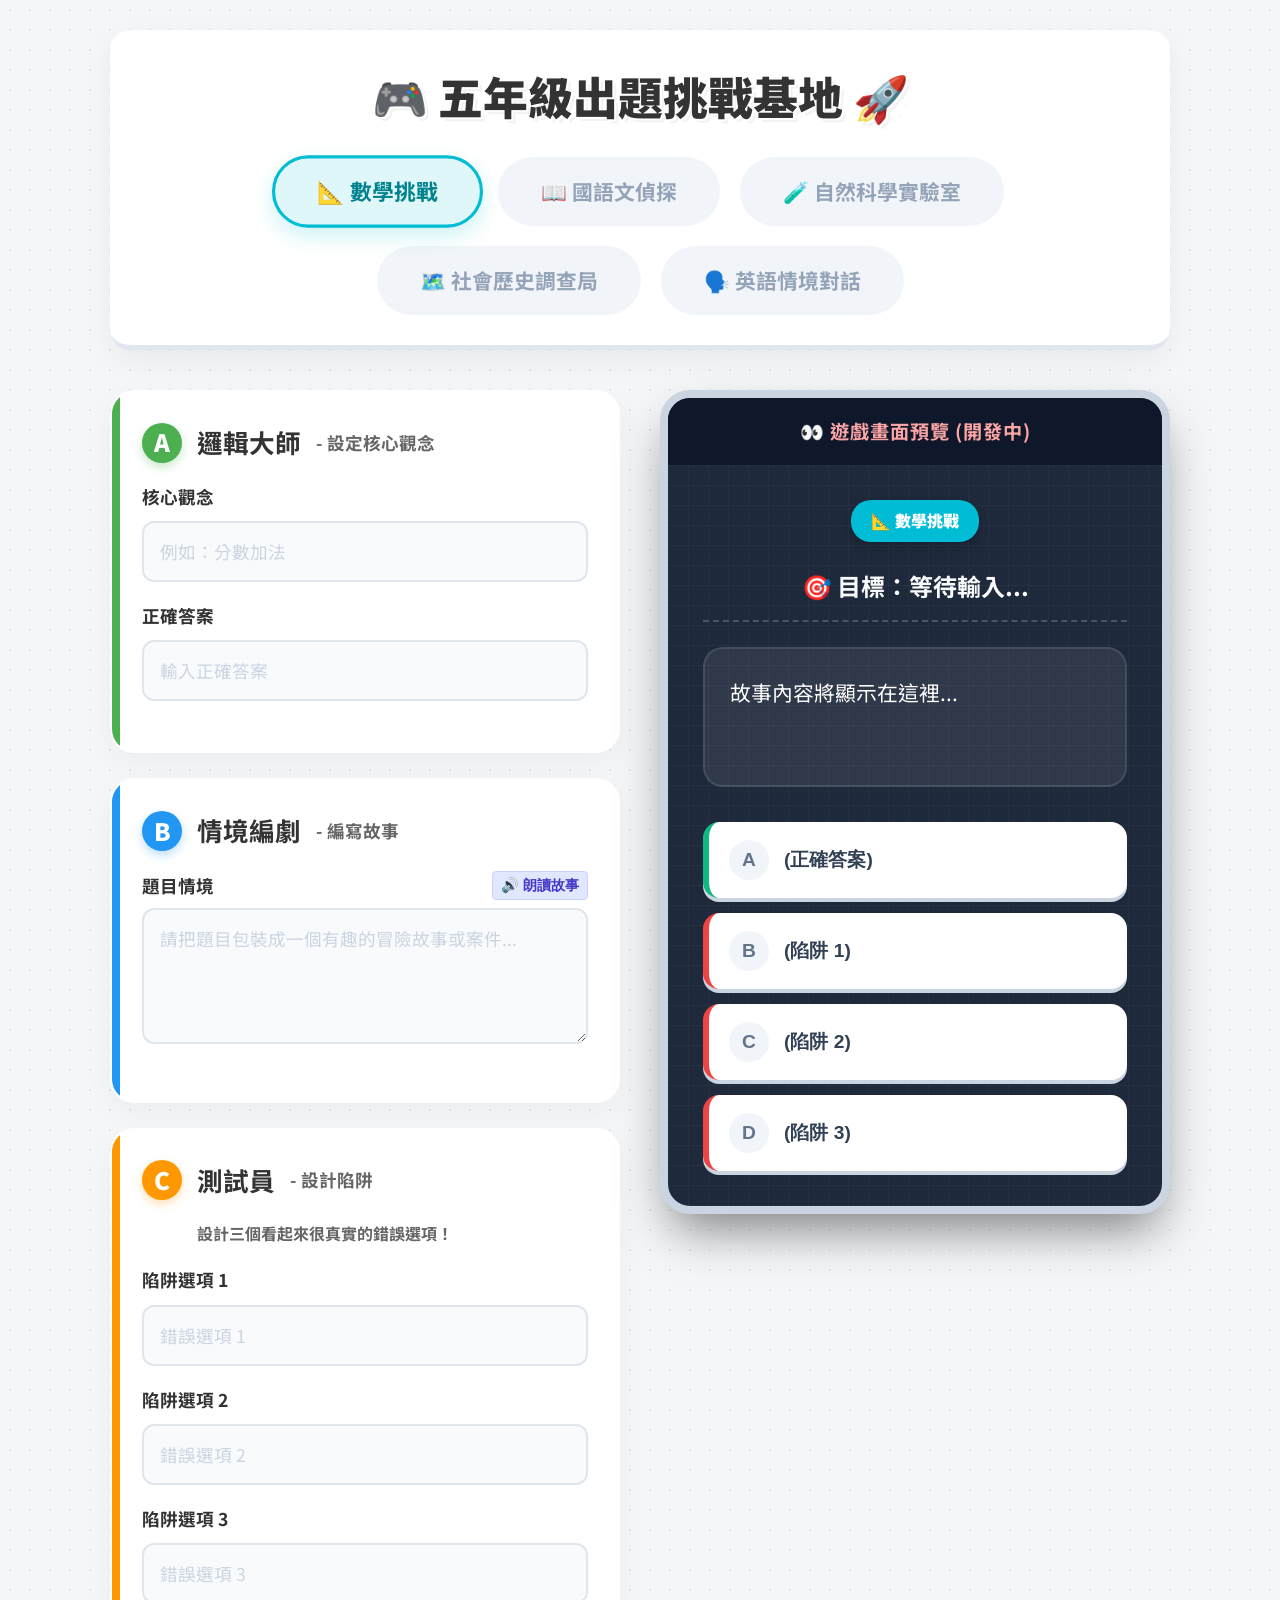
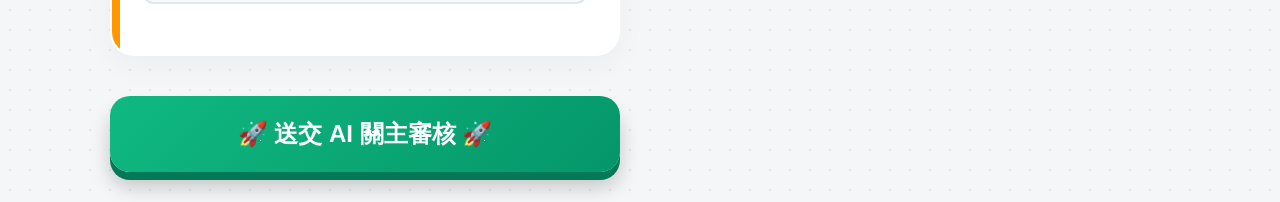
<file: index.html>
<!DOCTYPE html>
<html lang="zh-TW">
<head>
    <meta charset="UTF-8">
    <meta name="viewport" content="width=device-width, initial-scale=1.0">
    <title>五年級出題挑戰基地</title>
    <link rel="stylesheet" href="style.css">
    <link href="https://fonts.googleapis.com/css2?family=Noto+Sans+TC:wght@400;700;900&display=swap" rel="stylesheet">
</head>
<body>
    <div class="app-container">
        <header class="header">
            <h1>🎮 五年級出題挑戰基地 🚀</h1>
            <div class="subject-toggle">
                <input type="radio" id="math" name="subject" value="math" checked>
                <label for="math" class="toggle-btn math-btn">📐 數學挑戰</label>
                <input type="radio" id="chinese" name="subject" value="chinese">
                <label for="chinese" class="toggle-btn chinese-btn">📖 國語文偵探</label>
                <input type="radio" id="science" name="subject" value="science">
                <label for="science" class="toggle-btn science-btn">🧪 自然科學實驗室</label>
                <input type="radio" id="social" name="subject" value="social">
                <label for="social" class="toggle-btn social-btn">🗺️ 社會歷史調查局</label>
                <input type="radio" id="english" name="subject" value="english">
                <label for="english" class="toggle-btn english-btn">🗣️ 英語情境對話</label>
            </div>
        </header>

        <main class="main-content">
            <div class="form-section">
                <!-- Section A -->
                <section class="card section-a">
                    <div class="card-header">
                        <span class="step-icon">A</span>
                        <h2>邏輯大師</h2>
                        <span class="role-desc">- 設定核心觀念</span>
                    </div>
                    <div class="input-group" id="challenge-type-group" style="display: none;">
                        <label for="challenge-type">🕵️ 挑戰類型（偵探任務）</label>
                        <select id="challenge-type" class="detective-select">
                            <option value="typo">🔍 字形幻術（改錯字）</option>
                            <option value="polyphonic">🎧 聲波陷阱（多音字）</option>
                            <option value="context">🧩 語境辨析（填入語詞/成語）</option>
                        </select>
                        <div id="challenge-hint" class="detective-hint" style="margin-top: 8px;"></div>
                    </div>
                    <div class="input-group" id="concept-group">
                        <label id="concept-label" for="concept-input">核心觀念</label>
                        <input type="text" id="concept-input" placeholder="例如：分數加法">
                    </div>
                    <div class="input-group" id="answer-group">
                        <label id="answer-label" for="answer-input">正確答案</label>
                        <input type="text" id="answer-input" placeholder="輸入正確答案">
                    </div>
                </section>

                <!-- Section B -->
                <section class="card section-b">
                     <div class="card-header">
                        <span class="step-icon">B</span>
                        <h2>情境編劇</h2>
                        <span class="role-desc">- 編寫故事</span>
                    </div>
                    <div class="input-group">
                        <div style="display: flex; justify-content: space-between; align-items: center; margin-bottom: 8px;">
                            <label for="story-input" style="margin-bottom: 0;">題目情境</label>
                            <button type="button" id="read-story-btn" title="朗讀故事內容" style="background: none; border: 1px solid #c7d2fe; cursor: pointer; font-size: 0.9em; padding: 4px 8px; border-radius: 4px; background-color: #e0e7ff; color: #4338ca; display: flex; align-items: center; gap: 4px; font-weight: bold; transition: background-color 0.2s;">🔊 朗讀故事</button>
                        </div>
                        <textarea id="story-input" rows="4" placeholder="請把題目包裝成一個有趣的冒險故事或案件..."></textarea>
                    </div>
                </section>

                <!-- Section C -->
                <section class="card section-c">
                    <div class="card-header">
                        <span class="step-icon">C</span>
                        <h2>測試員</h2>
                        <span class="role-desc">- 設計陷阱</span>
                    </div>
                    <p class="subtitle" id="section-c-subtitle">設計三個看起來很真實的錯誤選項！</p>
                    <div class="input-group">
                        <label id="wrong-1-label" for="wrong-1">陷阱選項 1</label>
                        <input type="text" id="wrong-1" class="wrong-option" placeholder="錯誤選項 1">
                    </div>
                    <div class="input-group">
                        <label id="wrong-2-label" for="wrong-2">陷阱選項 2</label>
                        <input type="text" id="wrong-2" class="wrong-option" placeholder="錯誤選項 2">
                    </div>
                    <div class="input-group">
                        <label id="wrong-3-label" for="wrong-3">陷阱選項 3</label>
                        <input type="text" id="wrong-3" class="wrong-option" placeholder="錯誤選項 3">
                    </div>
                </section>

                <button id="submit-btn" class="submit-btn">🚀 送交 AI 關主審核 🚀</button>
            </div>

            <div class="preview-section">
                <!-- Preview Card -->
                <div class="preview-card">
                    <div class="preview-header">
                        <h3>👀 遊戲畫面預覽 (開發中)</h3>
                    </div>
                    <div class="preview-body" id="preview-body">
                        <div class="preview-top">
                            <span id="preview-subject-badge" class="badge">📐 數學挑戰</span>
                        </div>
                        <h4 id="preview-concept">🎯 目標：等待輸入...</h4>
                        <div class="preview-story-box">
                            <p id="preview-story">故事內容將顯示在這裡...</p>
                        </div>
                        <div class="preview-options">
                            <button class="preview-option correct-option-preview">
                                <span class="opt-label">A</span> 
                                <span class="opt-text" id="preview-correct">(正確答案)</span>
                            </button>
                            <button class="preview-option wrong-option-preview">
                                <span class="opt-label">B</span> 
                                <span class="opt-text" id="preview-wrong-1">(陷阱 1)</span>
                            </button>
                            <button class="preview-option wrong-option-preview">
                                <span class="opt-label">C</span> 
                                <span class="opt-text" id="preview-wrong-2">(陷阱 2)</span>
                            </button>
                            <button class="preview-option wrong-option-preview">
                                <span class="opt-label">D</span> 
                                <span class="opt-text" id="preview-wrong-3">(陷阱 3)</span>
                            </button>
                        </div>
                    </div>
                </div>
            </div>
        </main>
    </div>
    <script src="script.js"></script>
</body>
</html>
</file>
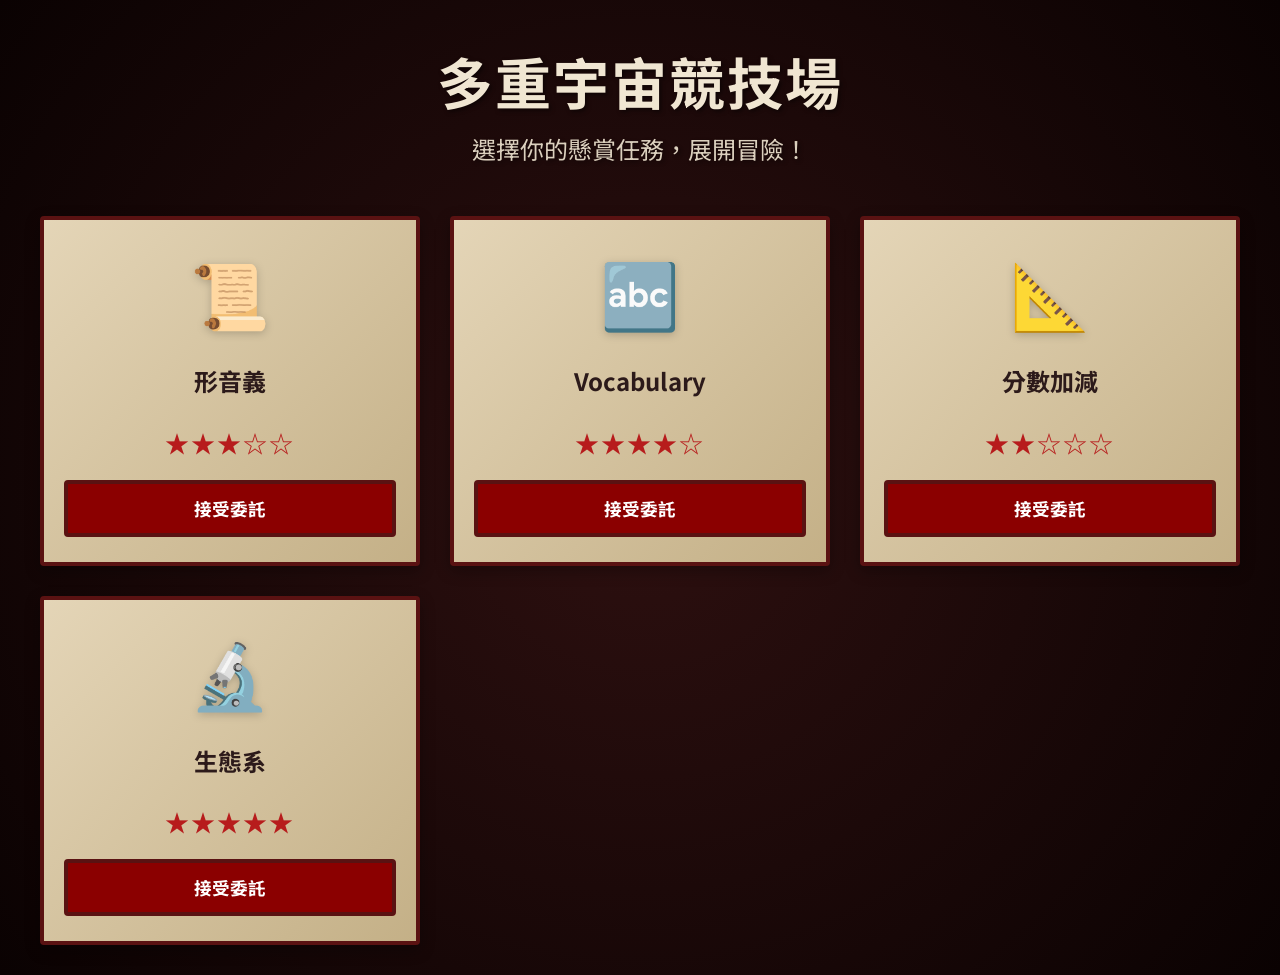
<file: game.html>
<!DOCTYPE html>
<html lang="zh-TW">
<head>
    <meta charset="UTF-8">
    <meta name="viewport" content="width=device-width, initial-scale=1.0">
    <title>多重宇宙競技場</title>
    <link rel="stylesheet" href="game.css">
    <link href="https://fonts.googleapis.com/css2?family=Noto+Sans+TC:wght@400;700;900&display=swap" rel="stylesheet">
</head>
<body class="theme-rpg">
    <!-- Loading Screen -->
    <div id="loading-screen" class="full-screen-overlay">
        <div class="loader"></div>
        <h2 class="loading-text">宇宙連線中...</h2>
    </div>

    <!-- Maintenance Screen -->
    <div id="maintenance-screen" class="full-screen-overlay hidden">
        <div class="maintenance-box">
            <h1 class="warning-text">⚠️ 系統維修保養中 ⚠️</h1>
            <p>多重宇宙通道暫時關閉，請稍候再試。</p>
        </div>
    </div>

    <!-- Game Lobby -->
    <div id="game-lobby" class="hidden">
        <header class="lobby-header">
            <h1 class="main-title">多重宇宙競技場</h1>
            <p class="subtitle">選擇你的懸賞任務，展開冒險！</p>
        </header>
        <main>
            <div id="quest-board" class="quest-grid">
                <!-- Quest Cards dynamically injected by JS -->
            </div>
        </main>
    </div>

    <!-- Combat Modal -->
    <div id="combat-modal" class="modal hidden">
        <div class="modal-content">
            <button id="close-modal" class="close-btn">&times;</button>
            <div class="modal-header">
                <div class="modal-subject-display">
                    <span id="modal-icon" class="subject-icon">🎯</span>
                    <h2 id="modal-subject">科目</h2>
                </div>
                <div class="stars" id="modal-difficulty">★★★</div>
            </div>
            
            <div class="story-container">
                <p id="modal-story">故事內容將載入於此...</p>
                <div class="story-actions">
                    <button id="read-aloud-btn" class="action-btn udl-btn">🔊 朗讀</button>
                </div>
            </div>
            
            <div id="feedback-msg" class="feedback hidden">遭遇陷阱！請重新思考！</div>
            
            <div id="options-container" class="options-grid">
                <!-- Option buttons dynamically injected by JS -->
            </div>
        </div>
    </div>

    <!-- Victory Screen -->
    <div id="victory-screen" class="full-screen-overlay hidden">
        <div class="victory-content slide-in-bottom">
            <h1 class="victory-title">任務完成！</h1>
            <div class="reward-box">
                <h2 id="reward-text" class="reward-text">獲得獎勵！</h2>
            </div>
            <div class="exchange-notice">
                <p class="highlight-text">📸 請小組長截圖此畫面 📸</p>
                <p>向獵人工會會長兌換實體獎勵！</p>
            </div>
            <button id="back-to-lobby-btn" class="action-btn back-btn">返回懸賞牆</button>
        </div>
    </div>

    <script src="game.js"></script>
</body>
</html>
</file>
<file: style.css>
:root {
    --bg-color: #f4f6f8;
    --card-bg: #ffffff;
    --text-main: #333333;
    --text-muted: #666666;
    --border-color: #e0e6ed;
    
    /* Subject Colors */
    --math-color: #00bcd4;
    --math-light: #e0f7fa;
    --math-dark: #00838f;
    
    --chinese-color: #e91e63;
    --chinese-light: #fce4ec;
    --chinese-dark: #c2185b;

    --science-color: #4caf50;
    --science-light: #e8f5e9;
    --science-dark: #2e7d32;

    --social-color: #ff9800;
    --social-light: #fff3e0;
    --social-dark: #ef6c00;

    --english-color: #9c27b0;
    --english-light: #f3e5f5;
    --english-dark: #6a1b9a;

    /* Step Colors */
    --step-a: #4CAF50;
    --step-b: #2196F3;
    --step-c: #FF9800;
}

* {
    box-sizing: border-box;
    margin: 0;
    padding: 0;
}

body {
    font-family: 'Noto Sans TC', sans-serif;
    background-color: var(--bg-color);
    color: var(--text-main);
    line-height: 1.6;
    background-image: radial-gradient(#e0e6ed 1px, transparent 1px);
    background-size: 20px 20px;
}

.app-container {
    max-width: 1100px;
    margin: 0 auto;
    padding: 30px 20px;
}

.header {
    text-align: center;
    margin-bottom: 40px;
    padding: 30px;
    background: white;
    border-radius: 20px;
    box-shadow: 0 10px 30px rgba(0,0,0,0.05);
    border-bottom: 5px solid var(--border-color);
}

.header h1 {
    font-size: 2.8rem;
    color: var(--text-main);
    margin-bottom: 25px;
    font-weight: 900;
    text-shadow: 2px 2px 0px #fff, 4px 4px 0px rgba(0,0,0,0.05);
}

.subject-toggle {
    display: flex;
    justify-content: center;
    gap: 20px;
    flex-wrap: wrap;
}

.subject-toggle input {
    display: none;
}

.toggle-btn {
    padding: 15px 40px;
    border-radius: 50px;
    font-size: 1.3rem;
    font-weight: 700;
    cursor: pointer;
    transition: all 0.3s cubic-bezier(0.175, 0.885, 0.32, 1.275);
    background: #f1f5f9;
    color: #94a3b8;
    border: 3px solid transparent;
    user-select: none;
}

.toggle-btn:hover {
    background: #e2e8f0;
}

input#math:checked + .math-btn {
    background: var(--math-light);
    color: var(--math-dark);
    border-color: var(--math-color);
    transform: scale(1.05);
    box-shadow: 0 8px 20px rgba(0, 188, 212, 0.2);
}

input#chinese:checked + .chinese-btn {
    background: var(--chinese-light);
    color: var(--chinese-dark);
    border-color: var(--chinese-color);
    transform: scale(1.05);
    box-shadow: 0 8px 20px rgba(233, 30, 99, 0.2);
}

input#science:checked + .science-btn {
    background: var(--science-light);
    color: var(--science-dark);
    border-color: var(--science-color);
    transform: scale(1.05);
    box-shadow: 0 8px 20px rgba(76, 175, 80, 0.2);
}

input#social:checked + .social-btn {
    background: var(--social-light);
    color: var(--social-dark);
    border-color: var(--social-color);
    transform: scale(1.05);
    box-shadow: 0 8px 20px rgba(255, 152, 0, 0.2);
}

input#english:checked + .english-btn {
    background: var(--english-light);
    color: var(--english-dark);
    border-color: var(--english-color);
    transform: scale(1.05);
    box-shadow: 0 8px 20px rgba(156, 39, 176, 0.2);
}

.main-content {
    display: grid;
    grid-template-columns: 1fr 1fr;
    gap: 40px;
}

@media (max-width: 900px) {
    .main-content {
        grid-template-columns: 1fr;
    }
}

.form-section {
    display: flex;
    flex-direction: column;
    gap: 25px;
}

.card {
    background: var(--card-bg);
    border-radius: 24px;
    padding: 30px;
    box-shadow: 0 10px 30px rgba(0,0,0,0.04);
    border: 2px solid white;
    transition: transform 0.2s, box-shadow 0.2s;
    position: relative;
    overflow: hidden;
}

.card:hover {
    transform: translateY(-4px);
    box-shadow: 0 15px 35px rgba(0,0,0,0.08);
}

.card::before {
    content: '';
    position: absolute;
    top: 0;
    left: 0;
    width: 8px;
    height: 100%;
}

.section-a::before { background-color: var(--step-a); }
.section-b::before { background-color: var(--step-b); }
.section-c::before { background-color: var(--step-c); }

.card-header {
    display: flex;
    align-items: center;
    gap: 15px;
    margin-bottom: 20px;
}

.step-icon {
    width: 40px;
    height: 40px;
    border-radius: 50%;
    display: flex;
    align-items: center;
    justify-content: center;
    font-size: 1.5rem;
    font-weight: 900;
    color: white;
}

.section-a .step-icon { background-color: var(--step-a); box-shadow: 0 4px 10px rgba(76, 175, 80, 0.3); }
.section-b .step-icon { background-color: var(--step-b); box-shadow: 0 4px 10px rgba(33, 150, 243, 0.3); }
.section-c .step-icon { background-color: var(--step-c); box-shadow: 0 4px 10px rgba(255, 152, 0, 0.3); }

.card h2 {
    font-size: 1.6rem;
    margin: 0;
    color: var(--text-main);
}

.role-desc {
    color: var(--text-muted);
    font-size: 1.1rem;
    font-weight: bold;
}

.subtitle {
    color: var(--text-muted);
    font-size: 1rem;
    margin-bottom: 20px;
    font-weight: bold;
    padding-left: 55px; /* align with input */
}

.input-group {
    margin-bottom: 20px;
}

.input-group label {
    display: block;
    margin-bottom: 10px;
    font-weight: 700;
    color: var(--text-main);
    font-size: 1.1rem;
}

input[type="text"], textarea {
    width: 100%;
    padding: 16px;
    border: 2px solid var(--border-color);
    border-radius: 12px;
    font-size: 1.1rem;
    font-family: inherit;
    transition: all 0.3s;
    background-color: #f8fafc;
}

input[type="text"]::placeholder, textarea::placeholder {
    color: #cbd5e1;
}

input[type="text"]:focus, textarea:focus {
    outline: none;
    border-color: #3b82f6;
    background-color: #fff;
    box-shadow: 0 0 0 4px rgba(59, 130, 246, 0.1);
}

.submit-btn {
    width: 100%;
    padding: 22px;
    background: linear-gradient(135deg, #10b981, #059669);
    color: white;
    border: none;
    border-radius: 20px;
    font-size: 1.5rem;
    font-weight: 900;
    cursor: pointer;
    box-shadow: 0 8px 0px #047857, 0 15px 20px rgba(0,0,0,0.2);
    transition: all 0.1s;
    margin-top: 15px;
    text-align: center;
}

.submit-btn:active {
    transform: translateY(8px);
    box-shadow: 0 0px 0px #047857, 0 5px 10px rgba(0,0,0,0.2);
}

/* Preview Section fixed scroll behavior */
.preview-section {
    position: relative;
}

.preview-card {
    background: #1e293b;
    border-radius: 30px;
    overflow: hidden;
    color: white;
    box-shadow: 0 25px 50px -12px rgba(0,0,0,0.5);
    position: sticky;
    top: 30px;
    border: 8px solid #cbd5e1;
    display: flex;
    flex-direction: column;
}

.preview-header {
    background: #0f172a;
    padding: 18px 20px;
    text-align: center;
}

.preview-header h3 {
    margin: 0;
    font-size: 1.2rem;
    color: #fca5a5;
    letter-spacing: 1px;
}

.preview-body {
    padding: 35px;
    background-image: linear-gradient(rgba(255,255,255,0.03) 1px, transparent 1px), linear-gradient(90deg, rgba(255,255,255,0.03) 1px, transparent 1px);
    background-size: 20px 20px;
    min-height: 500px;
}

.preview-top {
    display: flex;
    justify-content: center;
    margin-bottom: 25px;
}

.badge {
    background: var(--math-color);
    color: white;
    padding: 8px 20px;
    border-radius: 20px;
    font-size: 1rem;
    font-weight: 900;
    display: inline-block;
    box-shadow: 0 4px 10px rgba(0,0,0,0.2);
    transition: background 0.3s;
}

#preview-concept {
    font-size: 1.5rem;
    margin-bottom: 25px;
    color: #f8fafc;
    border-bottom: 2px dashed rgba(255,255,255,0.2);
    padding-bottom: 15px;
    text-align: center;
}

.preview-story-box {
    background: rgba(255,255,255,0.08);
    padding: 25px;
    border-radius: 20px;
    margin-bottom: 35px;
    min-height: 140px;
    font-size: 1.3rem;
    line-height: 1.8;
    border: 2px solid rgba(255,255,255,0.1);
}

.preview-options {
    display: grid;
    grid-template-columns: 1fr;
    gap: 15px;
}

.preview-option {
    background: white;
    border: none;
    padding: 18px 20px;
    border-radius: 16px;
    font-size: 1.2rem;
    font-weight: bold;
    color: #334155;
    display: flex;
    align-items: center;
    gap: 15px;
    cursor: pointer;
    transition: transform 0.2s, box-shadow 0.2s;
    box-shadow: 0 4px 0 #cbd5e1;
    text-align: left;
}

.preview-option:active {
    transform: translateY(4px);
    box-shadow: 0 0 0 #cbd5e1;
}

.opt-label {
    background: #f1f5f9;
    width: 40px;
    height: 40px;
    display: flex;
    align-items: center;
    justify-content: center;
    border-radius: 50%;
    color: #64748b;
    font-weight: 900;
    flex-shrink: 0;
}

.opt-text {
    flex-grow: 1;
    word-break: break-word;
}

/* Let the correct option have a subtle glow for the creator */
.correct-option-preview {
    border-left: 6px solid #10b981;
}
.wrong-option-preview {
    border-left: 6px solid #ef4444;
}

/* Detective Challenge Styles */
.detective-select {
    width: 100%;
    padding: 16px;
    border: 2px solid var(--chinese-color);
    border-radius: 12px;
    font-size: 1.2rem;
    font-family: inherit;
    font-weight: bold;
    color: var(--chinese-dark);
    background-color: var(--chinese-light);
    cursor: pointer;
    transition: all 0.3s;
    appearance: none;
    background-image: url('data:image/svg+xml;utf8,<svg fill="%23c2185b" height="24" viewBox="0 0 24 24" width="24" xmlns="http://www.w3.org/2000/svg"><path d="M7 10l5 5 5-5z"/><path d="M0 0h24v24H0z" fill="none"/></svg>');
    background-repeat: no-repeat;
    background-position-x: 98%;
    background-position-y: 50%;
}

.detective-select:focus {
    outline: none;
    box-shadow: 0 0 0 4px rgba(233, 30, 99, 0.2);
}

.detective-hint {
    margin-top: 12px;
    padding: 12px 16px;
    background-color: #2c3e50;
    border-left: 5px solid #f1c40f;
    border-radius: 6px;
    color: #ecf0f1;
    font-weight: bold;
    font-size: 1.05rem;
    display: flex;
    align-items: center;
    gap: 10px;
    animation: fadeIn 0.3s ease-in-out;
    letter-spacing: 0.5px;
    box-shadow: 0 4px 6px rgba(0,0,0,0.1);
}

@keyframes fadeIn {
    from { opacity: 0; transform: translateY(-5px); }
    to { opacity: 1; transform: translateY(0); }
}
</file>
<file: game.css>
/* Base Variables & Theming */
:root {
    --bg-color: #1a1a1a;
    --text-primary: #ffffff;
    --text-card: #333333;
    --font-family: 'Noto Sans TC', sans-serif;
}

/* Theme: Ninja */
body.theme-ninja {
    --bg-color: #1a0a0a;
    --bg-image: radial-gradient(circle at center, #2e1010 0%, #0a0202 100%);
    --card-bg: linear-gradient(135deg, #e4d5b7 0%, #c4b087 100%);
    --card-border: 4px solid #5a1212;
    --card-radius: 4px;
    --text-primary: #f0e6d2;
    --text-card: #2c1a1a;
    --accent-color: #b71c1c;
    --btn-bg: #8b0000;
    --btn-hover: #b71c1c;
    --btn-text: #fff;
    --modal-bg: rgba(20, 5, 5, 0.95);
    background-color: var(--bg-color);
    background-image: var(--bg-image);
}

/* Theme: Cyber */
body.theme-cyber {
    --bg-color: #050510;
    --bg-image: 
        linear-gradient(rgba(0, 255, 170, 0.05) 1px, transparent 1px),
        linear-gradient(90deg, rgba(0, 255, 170, 0.05) 1px, transparent 1px);
    background-size: 30px 30px;
    --card-bg: rgba(10, 25, 35, 0.85);
    --card-border: 2px solid #00ffaa;
    --card-radius: 0px;
    --text-primary: #00ffcc;
    --text-card: #00ffcc;
    --accent-color: #00ffaa;
    --btn-bg: rgba(0, 255, 170, 0.1);
    --btn-hover: rgba(0, 255, 170, 0.3);
    --btn-text: #00ffcc;
    --modal-bg: rgba(5, 5, 15, 0.95);
    --glow: 0 0 15px rgba(0, 255, 170, 0.4);
    background-color: var(--bg-color);
    background-image: var(--bg-image);
    font-family: 'Courier New', Courier, monospace;
}

/* Theme: RPG */
body.theme-rpg {
    --bg-color: #4e342e;
    --bg-image: radial-gradient(circle at center, #6d4c41 0%, #3e2723 100%);
    --card-bg: #f4e8d1; /* Parchment look */
    --card-border: 6px ridge #8d6e63;
    --card-radius: 12px;
    --text-primary: #ffe0b2;
    --text-card: #3e2723;
    --accent-color: #d84315;
    --btn-bg: #6d4c41;
    --btn-hover: #5d4037;
    --btn-text: #fff;
    --modal-bg: rgba(62, 39, 35, 0.95);
    --glow: 0 4px 8px rgba(0,0,0,0.5);
    background-color: var(--bg-color);
    background-image: var(--bg-image);
}

/* Global Styles */
body {
    color: var(--text-primary);
    font-family: var(--font-family);
    margin: 0;
    min-height: 100vh;
    transition: all 0.5s ease;
    overflow-x: hidden;
}

/* Utilities */
.hidden { display: none !important; }

/* Full Screen Overlays */
.full-screen-overlay {
    position: fixed;
    top: 0; left: 0; width: 100%; height: 100%;
    display: flex;
    flex-direction: column;
    justify-content: center;
    align-items: center;
    background: var(--bg-color);
    z-index: 1000;
    text-align: center;
}

/* Loader */
.loader {
    width: 60px; height: 60px;
    border: 6px solid var(--text-primary);
    border-bottom-color: transparent;
    border-radius: 50%;
    display: inline-block;
    box-sizing: border-box;
    animation: rotation 1s linear infinite;
    margin-bottom: 20px;
}
@keyframes rotation { 0% { transform: rotate(0deg); } 100% { transform: rotate(360deg); } }

/* Maintenance */
.warning-text {
    font-size: 3rem;
    color: #ff5252;
    text-shadow: 0 0 10px rgba(255, 82, 82, 0.5);
    margin-bottom: 20px;
}

/* Lobby Header */
.lobby-header {
    text-align: center;
    padding: 40px 20px 20px;
    text-shadow: 2px 2px 4px rgba(0,0,0,0.5);
}
.main-title {
    font-size: 3.5rem;
    margin: 0 0 10px 0;
    letter-spacing: 2px;
}
.subtitle {
    font-size: 1.5rem;
    opacity: 0.9;
    margin: 0;
}

/* Quest Grid */
.quest-grid {
    display: grid;
    grid-template-columns: repeat(auto-fill, minmax(280px, 1fr));
    gap: 30px;
    padding: 30px;
    max-width: 1200px;
    margin: 0 auto;
}

/* Quest Card */
.quest-card {
    background: var(--card-bg);
    color: var(--text-card);
    border: var(--card-border);
    border-radius: var(--card-radius);
    padding: 25px 20px;
    display: flex;
    flex-direction: column;
    align-items: center;
    box-shadow: var(--glow, 0 5px 15px rgba(0,0,0,0.3));
    position: relative;
    overflow: hidden;
    transition: transform 0.3s cubic-bezier(0.175, 0.885, 0.32, 1.275);
}
.quest-card:hover { transform: translateY(-10px); }

.quest-icon {
    font-size: 4rem;
    margin-bottom: 15px;
    filter: drop-shadow(0 2px 4px rgba(0,0,0,0.2));
}

.quest-concept {
    font-size: 1.5rem;
    font-weight: 700;
    margin: 0 0 15px 0;
    text-align: center;
    min-height: 2.4em;
    display: flex;
    align-items: center;
    justify-content: center;
}

.quest-difficulty {
    color: var(--accent-color);
    font-size: 1.5rem;
    margin-bottom: 20px;
    letter-spacing: 2px;
}

/* Button Styles */
.action-btn {
    background: var(--btn-bg);
    color: var(--btn-text);
    border: var(--card-border);
    padding: 12px 24px;
    font-size: 1.1rem;
    font-family: inherit;
    font-weight: bold;
    cursor: pointer;
    transition: all 0.2s;
    border-radius: var(--card-radius);
    width: 100%;
}
.action-btn:hover {
    background: var(--btn-hover);
    transform: scale(1.05);
}

body.theme-cyber .action-btn {
    box-shadow: 0 0 10px rgba(0,255,170,0.2);
}
body.theme-cyber .action-btn:hover {
    box-shadow: 0 0 20px rgba(0,255,170,0.6);
}

/* Completed Stamp */
.stamp { display: none; }
.quest-card.completed .stamp {
    display: block;
    position: absolute;
    top: 50%; left: 50%;
    transform: translate(-50%, -50%) rotate(-25deg);
    color: #e53935;
    border: 5px solid #e53935;
    padding: 10px 25px;
    font-size: 2.5rem;
    font-weight: 900;
    text-transform: uppercase;
    border-radius: 10px;
    pointer-events: none;
    animation: stampIn 0.5s ease-out forwards;
    z-index: 10;
    background: rgba(255, 255, 255, 0.85);
    box-shadow: 0 4px 6px rgba(0,0,0,0.1);
    white-space: nowrap;
}
.quest-card.completed .accept-btn {
    pointer-events: none;
    opacity: 0.5;
    filter: grayscale(100%);
}

@keyframes stampIn {
    0% { transform: translate(-50%, -50%) scale(3) rotate(-35deg); opacity: 0; }
    50% { transform: translate(-50%, -50%) scale(0.8) rotate(-15deg); opacity: 1; }
    100% { transform: translate(-50%, -50%) scale(1) rotate(-25deg); opacity: 1; }
}

/* Modal */
.modal {
    position: fixed;
    top: 0; left: 0; width: 100%; height: 100%;
    background: rgba(0,0,0,0.8);
    backdrop-filter: blur(5px);
    display: flex;
    justify-content: center;
    align-items: center;
    z-index: 2000;
}

.modal-content {
    background: var(--modal-bg);
    border: var(--card-border);
    border-radius: var(--card-radius);
    width: 90%;
    max-width: 800px;
    max-height: 90vh;
    padding: 40px;
    position: relative;
    overflow-y: auto;
    box-shadow: var(--glow, 0 10px 30px rgba(0,0,0,0.5));
    animation: modalPopIn 0.4s cubic-bezier(0.175, 0.885, 0.32, 1.275);
}

@keyframes modalPopIn {
    0% { transform: scale(0.8); opacity: 0; }
    100% { transform: scale(1); opacity: 1; }
}

.close-btn {
    position: absolute;
    top: 15px; right: 20px;
    font-size: 2.5rem;
    color: var(--text-primary);
    background: transparent;
    border: none;
    cursor: pointer;
    transition: color 0.2s;
}
.close-btn:hover { color: var(--accent-color); }

.modal-header {
    display: flex;
    justify-content: space-between;
    align-items: center;
    border-bottom: 2px solid var(--accent-color);
    padding-bottom: 20px;
    margin-bottom: 30px;
}

.modal-subject-display {
    display: flex;
    align-items: center;
    gap: 15px;
}

#modal-subject {
    font-size: 2.2rem;
    margin: 0;
}

.subject-icon {
    font-size: 2.5rem;
}

.story-container {
    background: rgba(0,0,0,0.15);
    padding: 25px;
    border-radius: var(--card-radius);
    margin-bottom: 30px;
    font-size: 1.3rem;
    line-height: 1.8;
}

.story-actions {
    margin-top: 20px;
    display: flex;
    justify-content: flex-end;
}

.udl-btn {
    width: auto;
    padding: 10px 20px;
    font-size: 1.2rem;
    display: flex;
    align-items: center;
    gap: 10px;
    background: var(--accent-color);
}

.options-grid {
    display: grid;
    grid-template-columns: 1fr 1fr;
    gap: 20px;
}

.option-btn {
    padding: 20px;
    font-size: 1.4rem;
    min-height: 80px;
}

/* Feedback & Interactions */
.feedback {
    text-align: center;
    color: #ff5252;
    font-size: 1.5rem;
    font-weight: bold;
    margin-bottom: 20px;
    animation: fadeIn 0.3s;
}

.option-btn.error {
    background: #ff5252 !important;
    border-color: #d50000 !important;
    color: white !important;
}

.shake {
    animation: shake 0.4s;
}

@keyframes shake {
    0%, 100% { transform: translateX(0); }
    20%, 60% { transform: translateX(-15px); }
    40%, 80% { transform: translateX(15px); }
}

@keyframes fadeIn {
    from { opacity: 0; }
    to { opacity: 1; }
}

/* Victory Screen */
.victory-content {
    background: var(--modal-bg);
    padding: 50px;
    border-radius: var(--card-radius);
    border: var(--card-border);
    max-width: 800px;
    width: 90%;
    text-align: center;
}

.slide-in-bottom {
    animation: slideInBottom 0.6s cubic-bezier(0.23, 1, 0.32, 1) forwards;
}

@keyframes slideInBottom {
    0% { transform: translateY(100px); opacity: 0; }
    100% { transform: translateY(0); opacity: 1; }
}

.victory-title {
    font-size: 4rem;
    color: #ffd700;
    text-shadow: 0 0 20px rgba(255, 215, 0, 0.5);
    margin-bottom: 30px;
}

.reward-box {
    background: rgba(255,255,255,0.1);
    padding: 20px;
    border-radius: 10px;
    margin-bottom: 40px;
}

.reward-text {
    font-size: 2.5rem;
    color: var(--accent-color);
    margin: 0;
}

.exchange-notice {
    font-size: 1.8rem;
    line-height: 1.5;
    margin-bottom: 40px;
}

.highlight-text {
    color: #ff5252;
    font-weight: 900;
    font-size: 2rem;
}

.back-btn {
    font-size: 1.5rem;
    padding: 15px 40px;
    width: auto;
}

/* Responsive */
@media (max-width: 768px) {
    .options-grid { grid-template-columns: 1fr; }
    .main-title { font-size: 2.5rem; }
    .quest-grid { grid-template-columns: 1fr; padding: 15px; }
    .modal-content { padding: 20px; padding-top: 50px; }
    .close-btn { top: 10px; right: 15px; }
    .victory-title { font-size: 3rem; }
    .exchange-notice { font-size: 1.4rem; }
}
</file>
